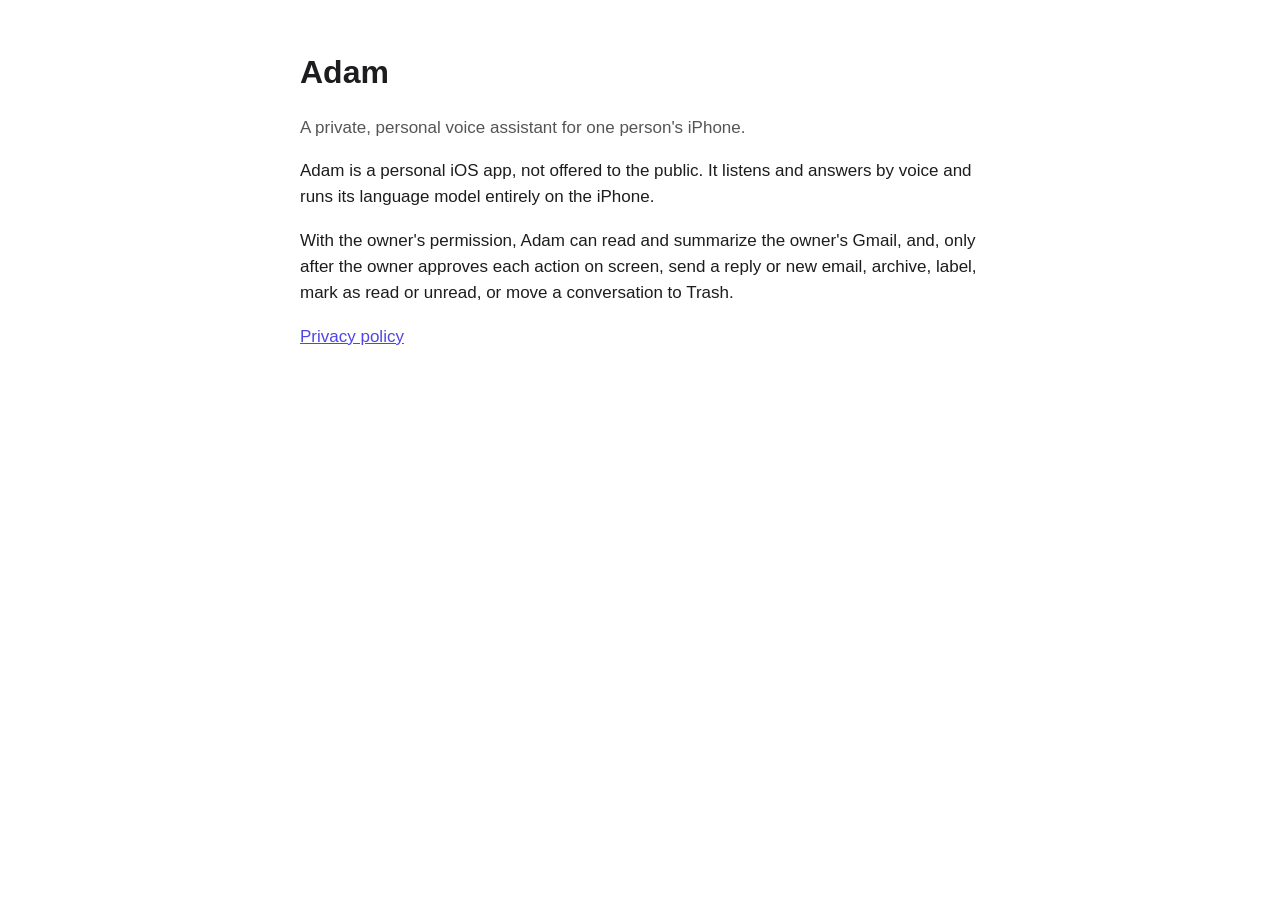
<file: index.html>
<!doctype html>
<html lang="en">
<head>
<meta charset="utf-8">
<meta name="viewport" content="width=device-width, initial-scale=1">
<title>Adam</title>
<link rel="stylesheet" href="style.css">
</head>
<body>
<main>
<h1>Adam</h1>
<p class="muted">A private, personal voice assistant for one person's iPhone.</p>
<p>Adam is a personal iOS app, not offered to the public. It listens and answers by voice and runs its language model entirely on the iPhone.</p>
<p>With the owner's permission, Adam can read and summarize the owner's Gmail, and, only after the owner approves each action on screen, send a reply or new email, archive, label, mark as read or unread, or move a conversation to Trash.</p>
<p><a href="privacy.html">Privacy policy</a></p>
</main>
</body>
</html>
</file>
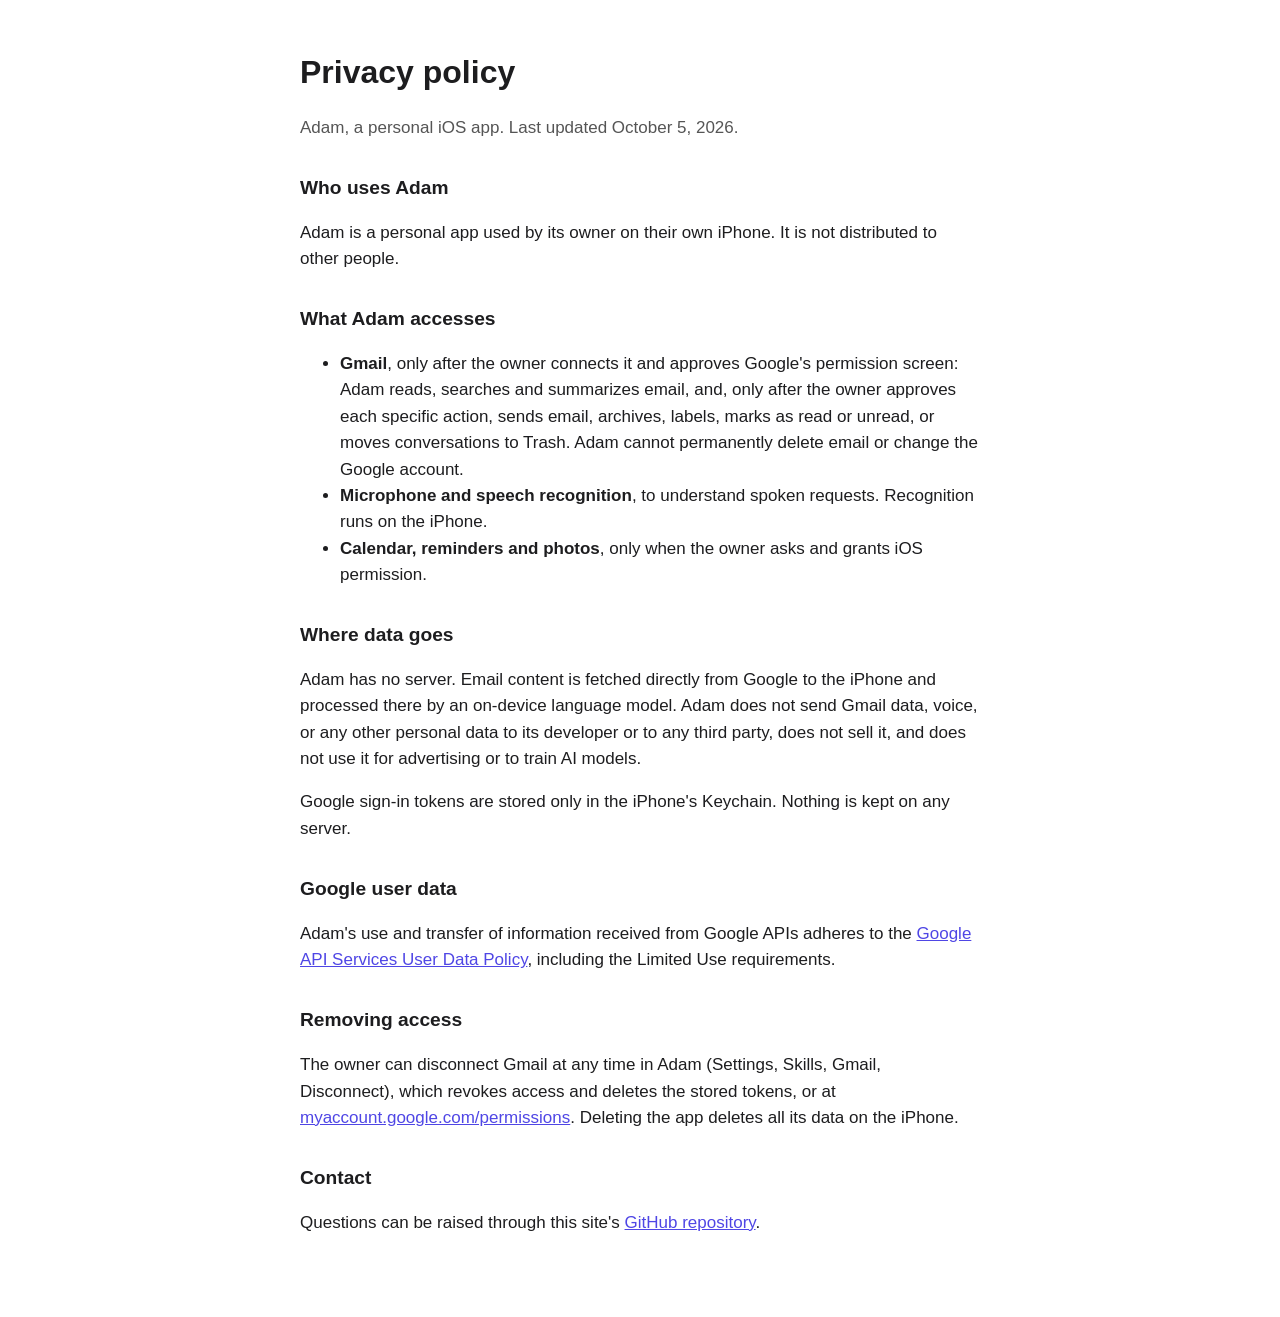
<file: privacy.html>
<!doctype html>
<html lang="en">
<head>
<meta charset="utf-8">
<meta name="viewport" content="width=device-width, initial-scale=1">
<title>Adam privacy policy</title>
<link rel="stylesheet" href="style.css">
</head>
<body>
<main>
<h1>Privacy policy</h1>
<p class="muted">Adam, a personal iOS app. Last updated October 5, 2026.</p>

<h2>Who uses Adam</h2>
<p>Adam is a personal app used by its owner on their own iPhone. It is not distributed to other people.</p>

<h2>What Adam accesses</h2>
<ul>
<li><strong>Gmail</strong>, only after the owner connects it and approves Google's permission screen: Adam reads, searches and summarizes email, and, only after the owner approves each specific action, sends email, archives, labels, marks as read or unread, or moves conversations to Trash. Adam cannot permanently delete email or change the Google account.</li>
<li><strong>Microphone and speech recognition</strong>, to understand spoken requests. Recognition runs on the iPhone.</li>
<li><strong>Calendar, reminders and photos</strong>, only when the owner asks and grants iOS permission.</li>
</ul>

<h2>Where data goes</h2>
<p>Adam has no server. Email content is fetched directly from Google to the iPhone and processed there by an on-device language model. Adam does not send Gmail data, voice, or any other personal data to its developer or to any third party, does not sell it, and does not use it for advertising or to train AI models.</p>
<p>Google sign-in tokens are stored only in the iPhone's Keychain. Nothing is kept on any server.</p>

<h2>Google user data</h2>
<p>Adam's use and transfer of information received from Google APIs adheres to the <a href="https://developers.google.com/terms/api-services-user-data-policy">Google API Services User Data Policy</a>, including the Limited Use requirements.</p>

<h2>Removing access</h2>
<p>The owner can disconnect Gmail at any time in Adam (Settings, Skills, Gmail, Disconnect), which revokes access and deletes the stored tokens, or at <a href="https://myaccount.google.com/permissions">myaccount.google.com/permissions</a>. Deleting the app deletes all its data on the iPhone.</p>

<h2>Contact</h2>
<p>Questions can be raised through this site's <a href="https://github.com/Bolatbs/adam-app/issues">GitHub repository</a>.</p>
</main>
</body>
</html>
</file>
<file: style.css>
:root { --text: #1d1d1f; --muted: #555; --bg: #ffffff; --accent: #4f46e5; }
@media (prefers-color-scheme: dark) { :root { --text: #f2f2f2; --muted: #b0b0b0; --bg: #111114; --accent: #8b87ff; } }
body { margin: 0; background: var(--bg); color: var(--text); font: 17px/1.55 -apple-system, BlinkMacSystemFont, "Segoe UI", sans-serif; }
main { max-width: 680px; margin: 0 auto; padding: 48px 16px 64px; }
h1 { font-size: 2rem; margin: 0 0 8px; }
h2 { font-size: 1.2rem; margin-top: 32px; }
p, li { color: var(--text); }
.muted { color: var(--muted); }
a { color: var(--accent); }
</file>
